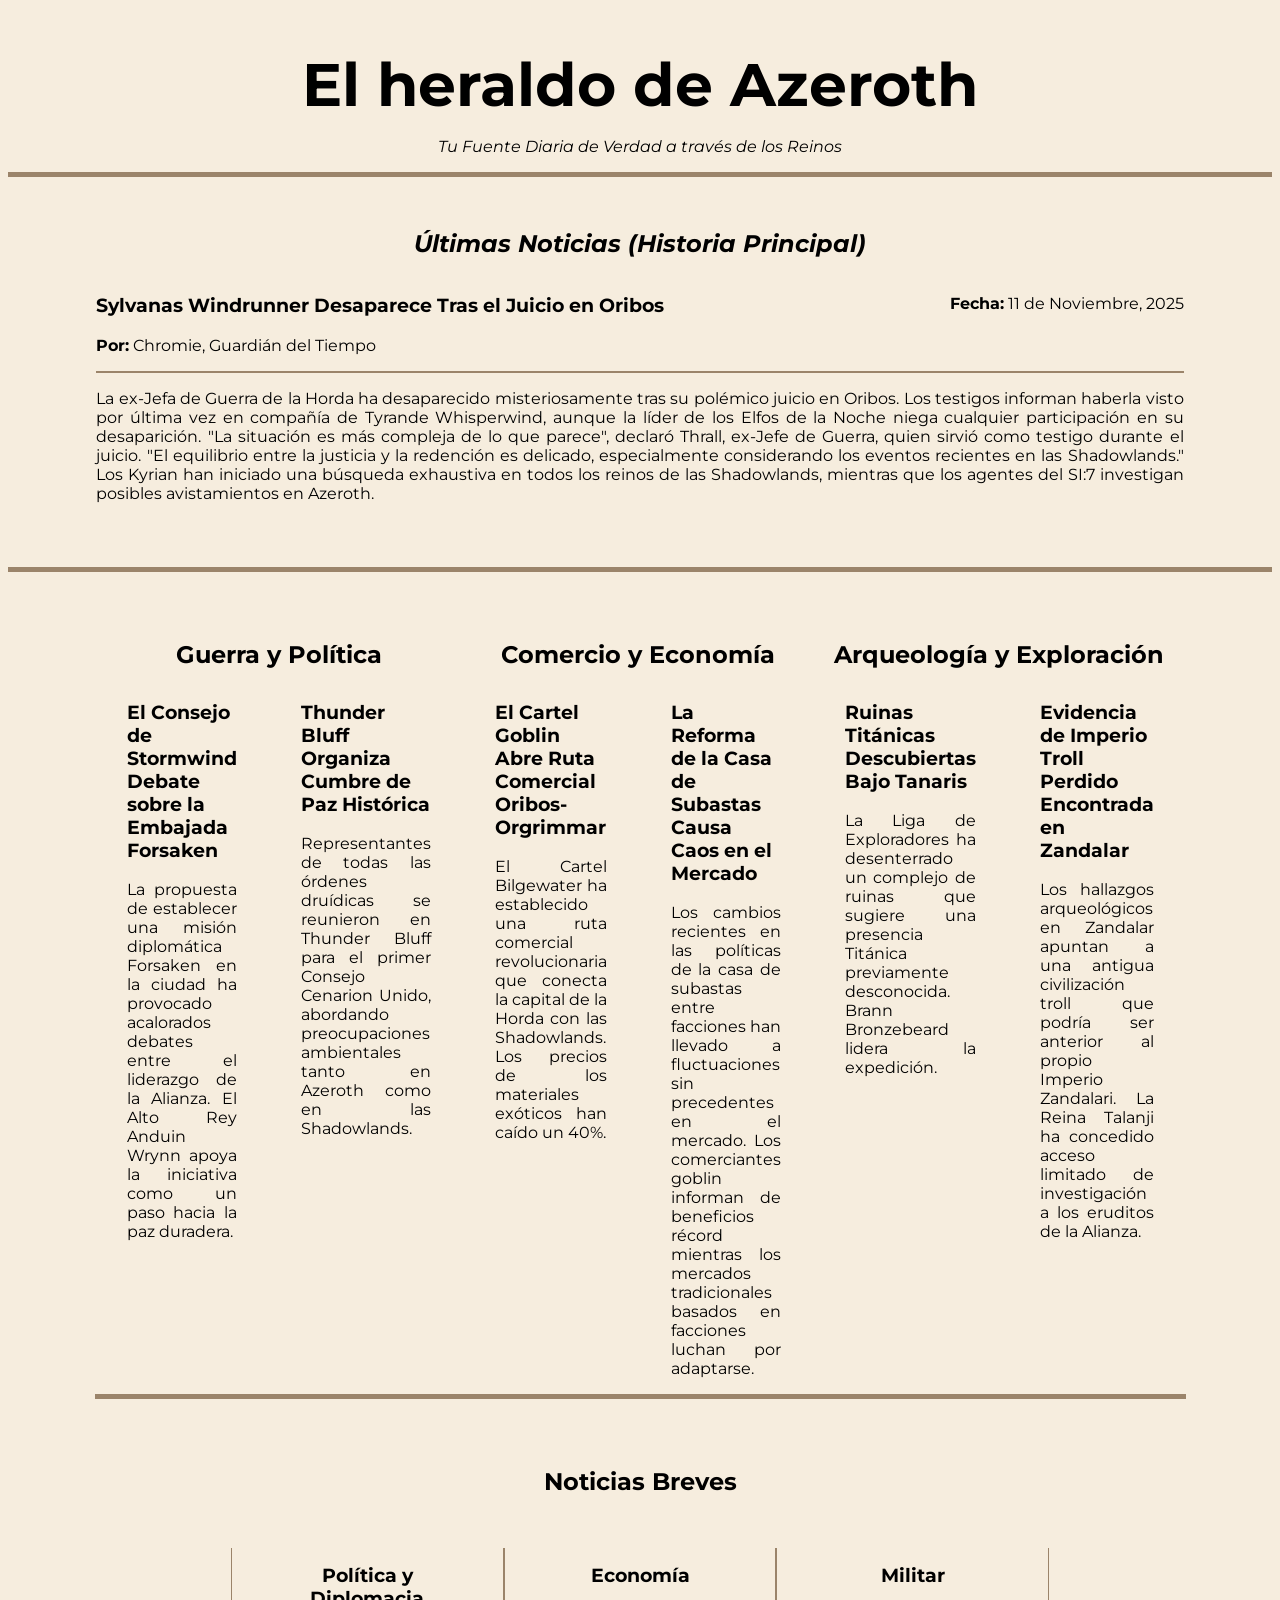
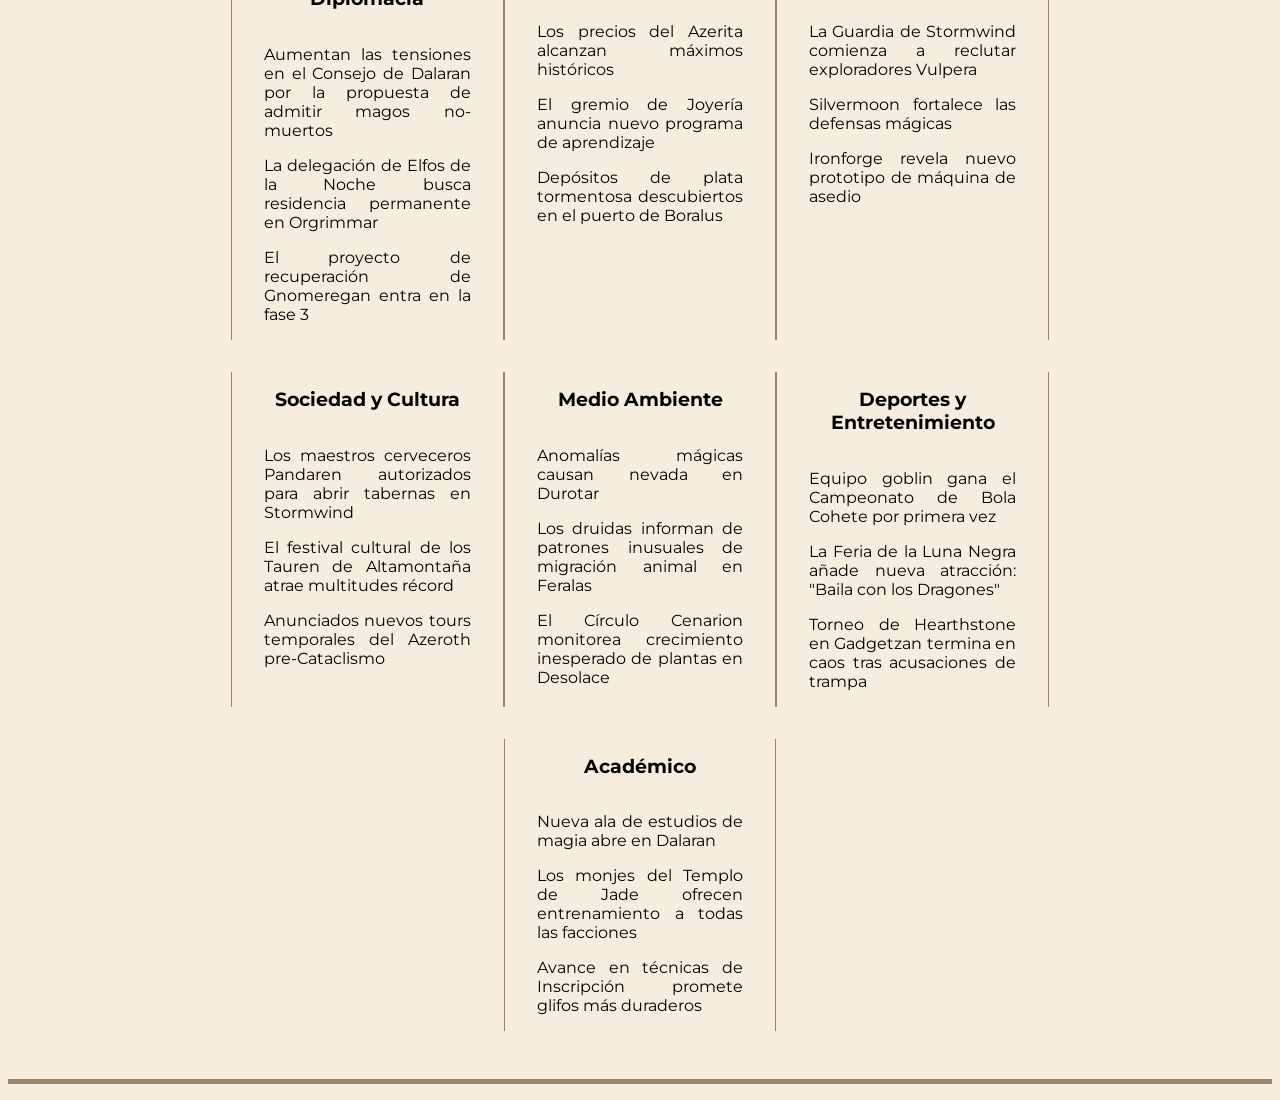
<file: 01-newspaper-layout/index.html>
<!DOCTYPE html>
<html lang="es">
<head>
    <meta charset="UTF-8">
    <meta name="viewport" content="width=device-width, initial-scale=1.0">
    <title>Heraldo</title>
    <link rel="stylesheet" href="index.css">
</head>

<body>

    <header>
        <h1>El heraldo de Azeroth</h1>
        <p><i>Tu Fuente Diaria de Verdad a través de los Reinos</i></p>
    </header>

    <section>
        <h2><i>Últimas Noticias (Historia Principal)</i></h2>

        <div class="div-justify-around">
            <div class="div-columna">
            <h3> Sylvanas Windrunner Desaparece Tras el Juicio en Oribos</h3>
            <p><strong>Por:</strong> Chromie, Guardián del Tiempo</p>
            </div>
            <p><strong>Fecha:</strong><datetime> 11 de Noviembre, 2025</datetime> </p>
        </div>
        
        <p>
            La ex-Jefa de Guerra de la Horda ha desaparecido misteriosamente tras su polémico juicio en Oribos. Los testigos informan haberla visto por última vez en compañía de Tyrande Whisperwind, aunque la líder de los Elfos de la Noche niega cualquier participación en su desaparición. "La situación es más compleja de lo que parece", declaró Thrall, ex-Jefe de Guerra, quien sirvió como testigo durante el juicio. "El equilibrio entre la justicia y la redención es delicado, especialmente considerando los eventos recientes en las Shadowlands." Los Kyrian han iniciado una búsqueda exhaustiva en todos los reinos de las Shadowlands, mientras que los agentes del SI:7 investigan posibles avistamientos en Azeroth.
        </p>
    </section>
    <div class="section-row">
        <section>
            <h2>Guerra y Política</h2>
            <div>
                <article>
                    <h3>El Consejo de Stormwind Debate sobre la Embajada Forsaken</h3>
                    <p>
                        La propuesta de establecer una misión diplomática Forsaken en la ciudad ha provocado acalorados debates entre el liderazgo de la Alianza. El Alto Rey Anduin Wrynn apoya la iniciativa como un paso hacia la paz duradera.
                    </p>
                </article>
                <article>
                    <h3>Thunder Bluff Organiza Cumbre de Paz Histórica</h3>
                    <p>
                        Representantes de todas las órdenes druídicas se reunieron en Thunder Bluff para el primer Consejo Cenarion Unido, abordando preocupaciones ambientales tanto en Azeroth como en las Shadowlands.
                    </p>
                </article>
            </div>
        </section>

        <section>
            <h2>Comercio y Economía</h2>
            <div>
                <article>
                    <h3>El Cartel Goblin Abre Ruta Comercial Oribos-Orgrimmar</h3>
                    <p>
                        El Cartel Bilgewater ha establecido una ruta comercial revolucionaria que conecta la capital de la Horda con las Shadowlands. Los precios de los materiales exóticos han caído un 40%.
                    </p>
                </article>
                <article>
                    <h3>La Reforma de la Casa de Subastas Causa Caos en el Mercado</h3>
                    <p>
                        Los cambios recientes en las políticas de la casa de subastas entre facciones han llevado a fluctuaciones sin precedentes en el mercado. Los comerciantes goblin informan de beneficios récord mientras los mercados tradicionales basados en facciones luchan por adaptarse.
                    </p>
                </article>
            </div>
        </section>
        
        <section>
            <h2>Arqueología y Exploración</h2>
            <div>
                <article>
                    <h3>Ruinas Titánicas Descubiertas Bajo Tanaris</h3>
                    <p>
                        La Liga de Exploradores ha desenterrado un complejo de ruinas que sugiere una presencia Titánica previamente desconocida. Brann Bronzebeard lidera la expedición.
                    </p>
                </article>
                <article>
                    <h3>Evidencia de Imperio Troll Perdido Encontrada en Zandalar</h3>
                    <p>
                        Los hallazgos arqueológicos en Zandalar apuntan a una antigua civilización troll que podría ser anterior al propio Imperio Zandalari. La Reina Talanji ha concedido acceso limitado de investigación a los eruditos de la Alianza.
                    </p>
                </article>
            </div>
        </section>
    </div>

    <section>
        <h2>Noticias Breves</h2>
        <div class="articles-row-margins">
            <article>
                <h3>Política y Diplomacia</h3>
                <ul>
                    <li>Aumentan las tensiones en el Consejo de Dalaran por la propuesta de admitir magos no-muertos</li>
                    <li>La delegación de Elfos de la Noche busca residencia permanente en Orgrimmar</li>
                    <li>El proyecto de recuperación de Gnomeregan entra en la fase 3</li>
                </ul>
            </article>
            
            <article>
                <h3>Economía</h3>
                <ul>
                    <li>Los precios del Azerita alcanzan máximos históricos</li>
                    <li>El gremio de Joyería anuncia nuevo programa de aprendizaje</li>
                    <li>Depósitos de plata tormentosa descubiertos en el puerto de Boralus</li>
                </ul>
            </article>
            
            <article>
                <h3>Militar</h3>
                <ul>
                    <li>La Guardia de Stormwind comienza a reclutar exploradores Vulpera</li>
                    <li>Silvermoon fortalece las defensas mágicas</li>
                    <li>Ironforge revela nuevo prototipo de máquina de asedio</li>
                </ul>
            </article>
            
            <article>
                <h3>Sociedad y Cultura</h3>
                <ul>
                    <li>Los maestros cerveceros Pandaren autorizados para abrir tabernas en Stormwind</li>
                    <li>El festival cultural de los Tauren de Altamontaña atrae multitudes récord</li>
                    <li>Anunciados nuevos tours temporales del Azeroth pre-Cataclismo</li>
                </ul>
            </article>

            <article>
                <h3>Medio Ambiente</h3>
                <ul>
                    <li>Anomalías mágicas causan nevada en Durotar</li>
                    <li>Los druidas informan de patrones inusuales de migración animal en Feralas</li>
                    <li>El Círculo Cenarion monitorea crecimiento inesperado de plantas en Desolace</li>
                </ul>
            </article>
            
            <article>
                <h3>Deportes y Entretenimiento</h3>
                <ul>
                    <li>Equipo goblin gana el Campeonato de Bola Cohete por primera vez</li>
                    <li>La Feria de la Luna Negra añade nueva atracción: "Baila con los Dragones"</li>
                    <li>Torneo de Hearthstone en Gadgetzan termina en caos tras acusaciones de trampa</li>
                </ul>
            </article>
            
            <article>
                <h3>Académico</h3>
                <ul>
                    <li>Nueva ala de estudios de magia abre en Dalaran</li>
                    <li>Los monjes del Templo de Jade ofrecen entrenamiento a todas las facciones</li>
                    <li>Avance en técnicas de Inscripción promete glifos más duraderos</li>
                </ul>
            </article>
        </div>
    </section>
</body>
</html>
</file>
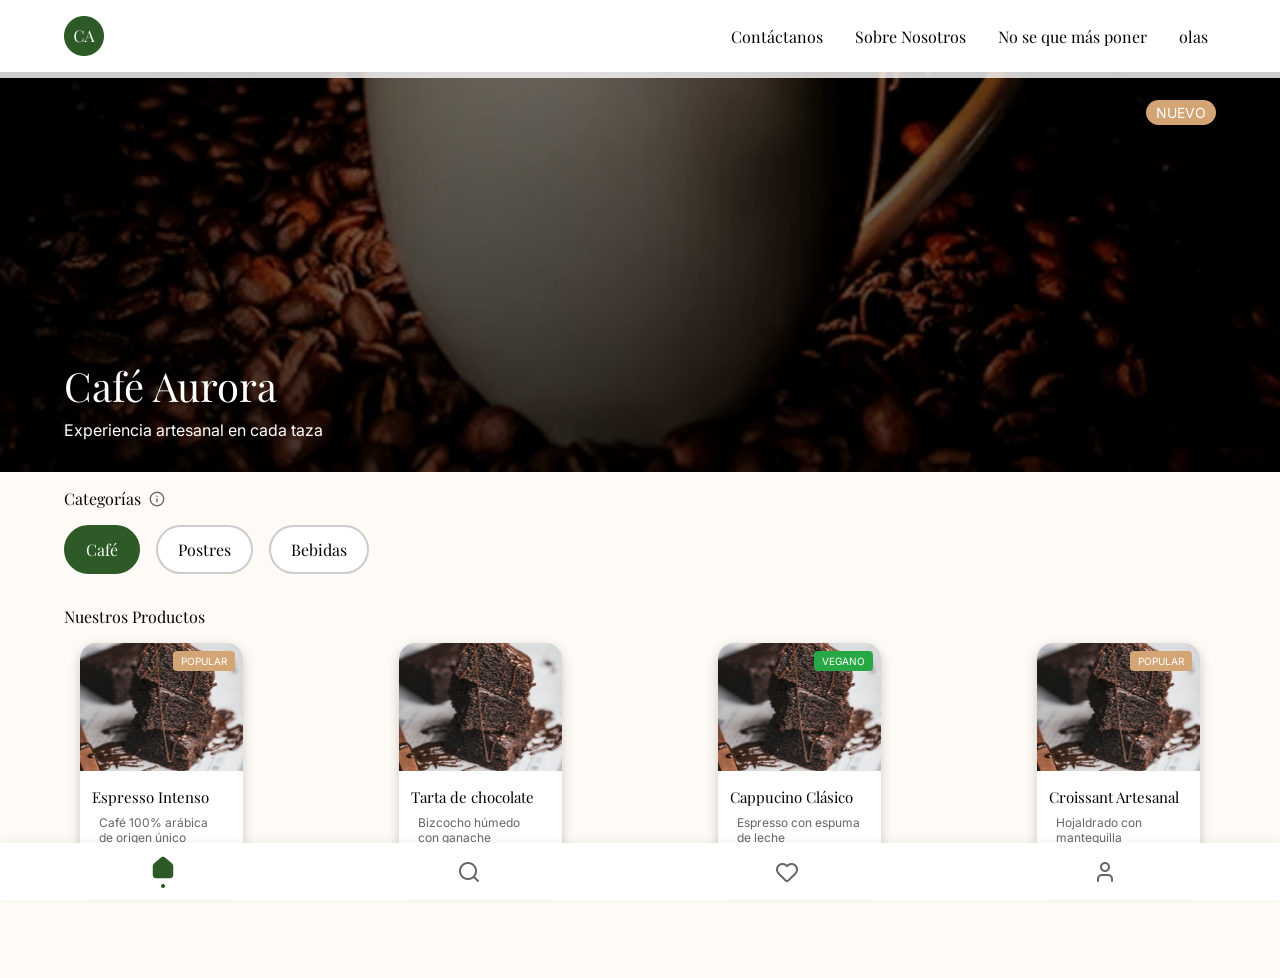
<file: 03-cafe-Aurora/index.html>
<!DOCTYPE html>
<html lang="es">
<head>
    <meta charset="UTF-8">
    <meta name="viewport" content="width=device-width, initial-scale=1.0">

    <link rel="stylesheet" href="css/styles.css">
    <link rel="stylesheet" href="css/menu.css">
    <link rel="stylesheet" href="css/bottom_menu.css">
    <link rel="stylesheet" href="css/index.css">
    <title>Cafe Aurora</title>
</head>
<body>

    <div class="topbar">
        <img src="images/Container.png" class="topbar__icon" alt="logo">
        <label for="f-toggle" class="topbar__toggle">&#9776;</label>
        <input type="checkbox" id="f-toggle" class="toggle">
        <nav class="menu">
            <label for="f-toggle" class="menu-topbar-close"></label>
            <ul>
                <li>Contáctanos</li>
                <li>Sobre Nosotros</li>
                <li>No se que más poner</li>
                <li>olas</li>
            </ul>
        </nav>
    </div>

    <header class="categority-tag" category="NUEVO">
        <img src="images/Cafe_Aurora_Interior.jpg" class="header__img">
        <img src="images/degradado.png" class="header__img">ç
        <h1>Café Aurora</h1>
        <p>Experiencia artesanal en cada taza</p>
    </header>

    <main>
        <section>

            <div class="txtcategories_img_container">
                <h2>Categorías</h2>
                <img src="images/icon_info.png">
            </div>

            <div class="coffe__categories">
                <a>Café</a>
                <a>Postres</a>
                <a>Bebidas</a>
            </div>

        </section>

        <section class="all_products_container">

            <h3>Nuestros Productos</h3>

            <article class="product__container" category="POPULAR">
                <img src="images/carta_img.png">
                <div class="product__information">
                    <h4>Espresso Intenso</h4>
                    <p>Café 100% arábica de origen único</p>
                    <h5>€4.00</h5>
                </div>
            </article>

            <article class="product__container" category="">
                <img src="images/carta_img.png">
                <div class="product__information">
                    <h4>Tarta de chocolate</h4>
                    <p>Bizcocho húmedo con ganache</p>
                    <h5>€7.20</h5>
                </div>
            </article>

            <article class="product__container" category="VEGANO">
                <img src="images/carta_img.png">
                <div class="product__information">
                    <h4>Cappucino Clásico</h4>
                    <p>Espresso con espuma de leche</p>
                    <h5>€4.20</h5>
                </div>
            </article>

            <article class="product__container" category="POPULAR">
                <img src="images/carta_img.png">
                <div class="product__information">
                    <h4>Croissant Artesanal</h4>
                    <p>Hojaldrado con mantequilla</p>
                    <h5>€3.00</h5>
                </div>
            </article>

        </section>
    </main> 
    
    <nav class="bottom-bar">

        <img src="images/home_icon.png" class="selected-page" alt="home">
        <img src="images/search_icon.png" class="not-selected-page" alt="search">
        <img src="images/like_icon_2.png" class="not-selected-page" alt="like">
        <img src="images/profile_icon.png" class="not-selected-page" alt="profile">

    </nav>

</body>
</html>
</file>
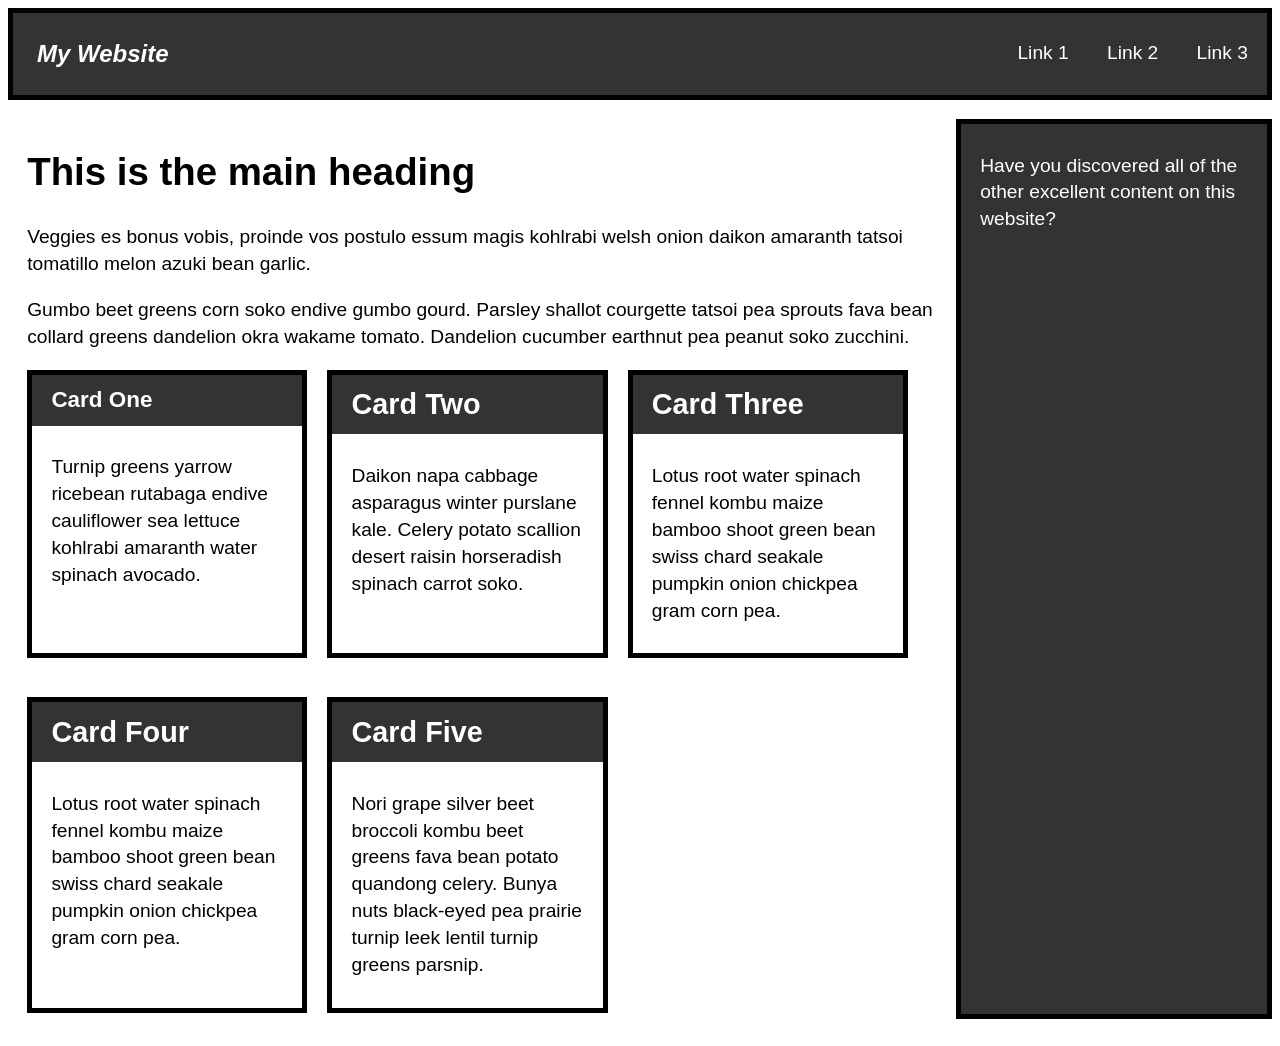
<file: 04-responsive-semantic-layout/index.html>
<!DOCTYPE html>
<html lang="en">
    <head>
        <meta charset="utf-8"/>
        <meta name="viewport" content="width=device-width" />
        <title>Responsive Web Design Task: Task</title>
        <link rel="stylesheet" href="index.css" />
    </head>
    <body>
        <div class="topbar">
            <div class="topbar__title">My Website</div>
            <nav>
                <ul class="topbar__menu">
                <li>
                    <a href="" class="menu__item">Link 1</a>
                </li>
                <li>
                    <a href="" class="menu__item">Link 2</a>
                </li>
                <li>
                    <a href="" class="menu__item">Link 3</a>
                </li>
                </ul>
            </nav>
        </div>
    <div class="content__sidebar">

        <div class="master-container">
            <header>
                <h1 class="header__title">This is the main heading</h1>
                <p class="header__subtitle">
                Veggies es bonus vobis, proinde vos postulo essum magis kohlrabi welsh
                onion daikon amaranth tatsoi tomatillo melon azuki bean garlic.
                </p>

                <p class="header__subtitle">
                Gumbo beet greens corn soko endive gumbo gourd. Parsley shallot
                courgette tatsoi pea sprouts fava bean collard greens dandelion okra
                wakame tomato. Dandelion cucumber earthnut pea peanut soko zucchini.
                </p>
            </header>

            <section class="allcards__container">
                <article class="card__container">
                <!-- Son h3 porque el titulo de la sección es la que seria h2 -->
                <h3 class="card__title">Card One</h3>
                <div class="card__inner">
                    <p>
                    Turnip greens yarrow ricebean rutabaga endive cauliflower sea
                    lettuce kohlrabi amaranth water spinach avocado.
                    </p>
                </div>
                </article>

                <article class="card__container">
                <h2 class="card__title">Card Two</h2>
                <div class="card__inner">
                    <p>
                    Daikon napa cabbage asparagus winter purslane kale. Celery
                    potato scallion desert raisin horseradish spinach carrot soko.
                    </p>
                </div>
                </article>

                <article class="card__container">
                <h2 class="card__title">Card Three</h2>
                <div class="card__inner">
                    <p>
                    Lotus root water spinach fennel kombu maize bamboo shoot green
                    bean swiss chard seakale pumpkin onion chickpea gram corn pea.
                    </p>
                </div>
                </article>

                <article class="card__container">
                <h2 class="card__title">Card Four</h2>
                <div class="card__inner">
                    <p>
                    Lotus root water spinach fennel kombu maize bamboo shoot green
                    bean swiss chard seakale pumpkin onion chickpea gram corn pea.
                    </p>
                </div>
                </article>

                <article class="card__container">
                <h2 class="card__title">Card Five</h2>
                <div class="card__inner">
                    <p>
                    Nori grape silver beet broccoli kombu beet greens fava bean
                    potato quandong celery. Bunya nuts black-eyed pea prairie turnip
                    leek lentil turnip greens parsnip.
                    </p>
                </div>
                </article>
            </section>
        </div>
        
        <aside class="sidebar">
            <p>
                Have you discovered all of the other excellent content on this
                website?
            </p>
        </aside>
        </div>
    </body>
</html>
</file>
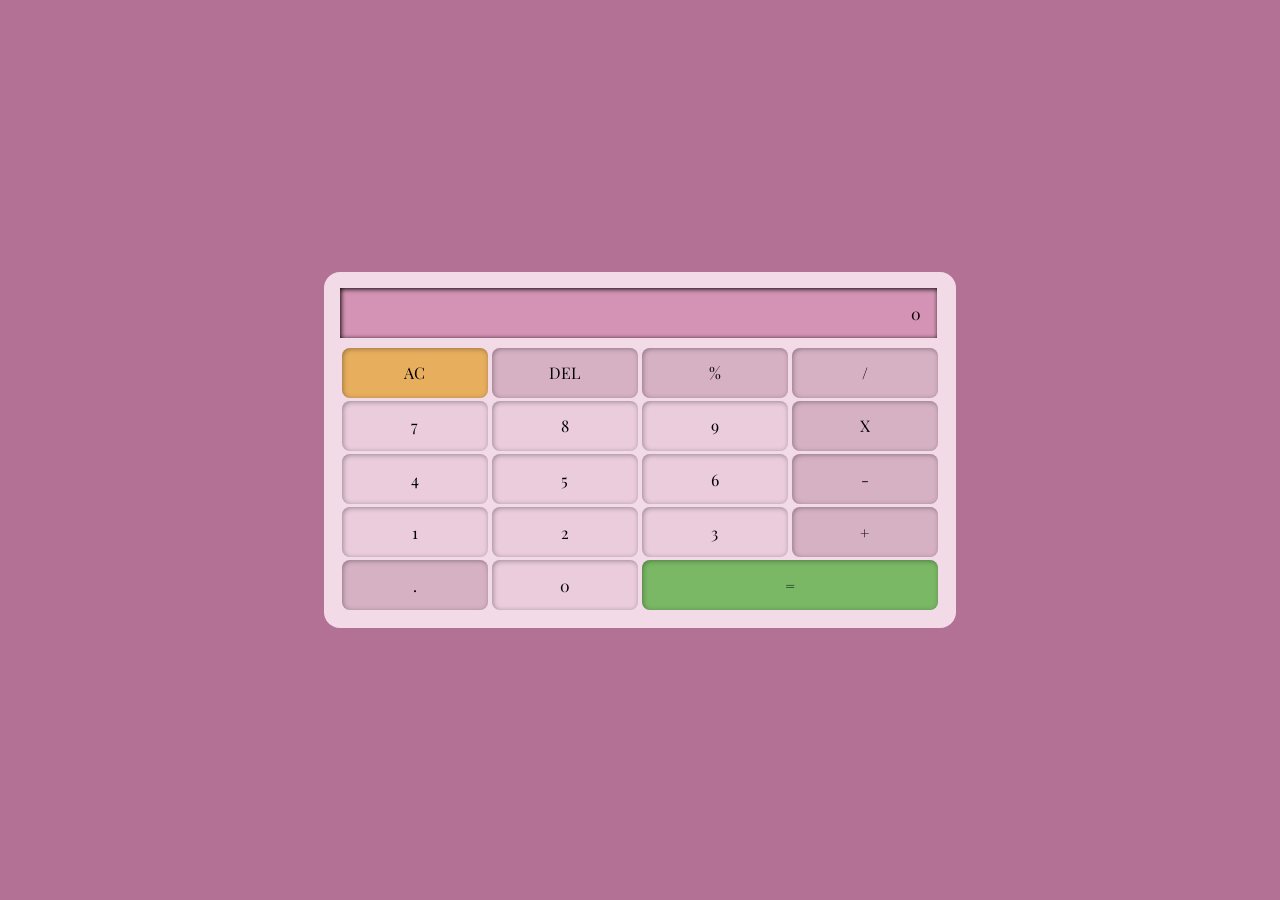
<file: 05-responsive-calculator/index.html>
<!DOCTYPE html>
<html lang="es">
<head>
    <meta charset="UTF-8">
    <meta name="viewport" content="width=device-width, initial-scale=1.0">
    <title>Calculator</title>
    <link rel="stylesheet" href="index.css"/>
</head>
<body>

    <div class="calculadora">

        <div class="row">

            <!-- Display -->
            <div class="col-12 calculadora__display">0</div>

            <!-- Fila 1 -->
            <div class="col-3 calculadora__btn calculadora__btn--delete">AC</div>
            <div class="col-3 calculadora__btn calculadora__btn--operation">DEL</div>
            <div class="col-3 calculadora__btn calculadora__btn--operation">%</div>
            <div class="col-3 calculadora__btn calculadora__btn--operation">/</div>

            <!-- Fila 2 -->
            <div class="col-3 calculadora__btn">7</div>
            <div class="col-3 calculadora__btn">8</div>
            <div class="col-3 calculadora__btn">9</div>
            <div class="col-3 calculadora__btn calculadora__btn--operation">X</div>

            <!-- Fila 3 -->
            <div class="col-3 calculadora__btn">4</div>
            <div class="col-3 calculadora__btn">5</div>
            <div class="col-3 calculadora__btn">6</div>
            <div class="col-3 calculadora__btn calculadora__btn--operation">-</div>

            <!-- Fila 4 -->
            <div class="col-3 calculadora__btn">1</div>
            <div class="col-3 calculadora__btn">2</div>
            <div class="col-3 calculadora__btn">3</div>
            <div class="col-3 calculadora__btn calculadora__btn--operation">+</div>

            <!-- Ultima fila -->
            <div class="col-3 calculadora__btn calculadora__btn--operation">.</div>
            <div class="col-3 calculadora__btn">0</div>
            <div class="col-6 calculadora__btn calculadora__btn--equal">=</div>
        </div>
    </div>
</body>
</html>
</file>
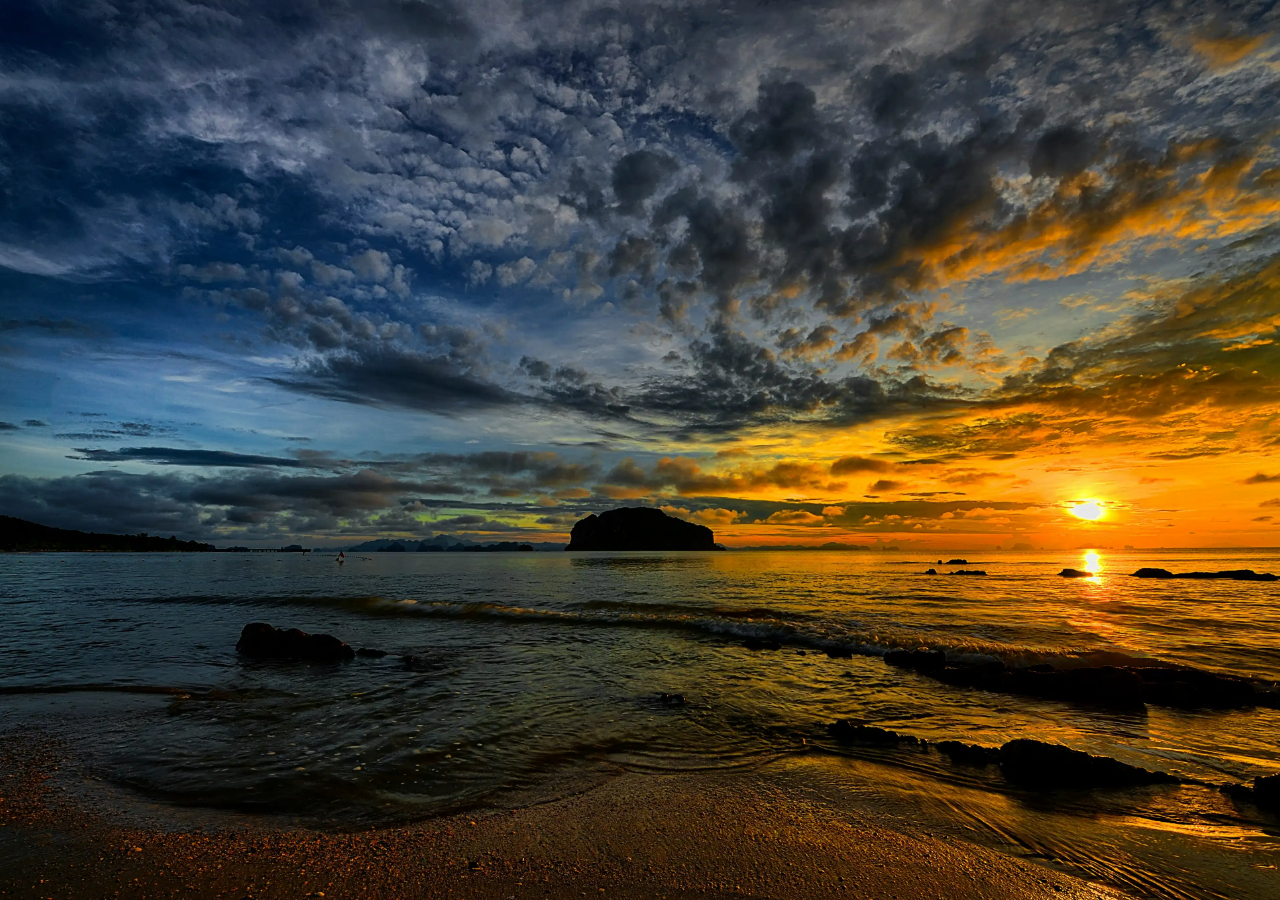
<file: 07-responsive-background-images/index.html>
<!DOCTYPE html>
<html lang="es">
<head>
    <meta charset="UTF-8">
    <meta name="viewport" content="width=device-width, initial-scale=1.0">
    <title>Images</title>
    <link rel="stylesheet" href="index.css"/>
</head>
<body>
    <div class="bg-image"></div>
</body>
</html>
</file>
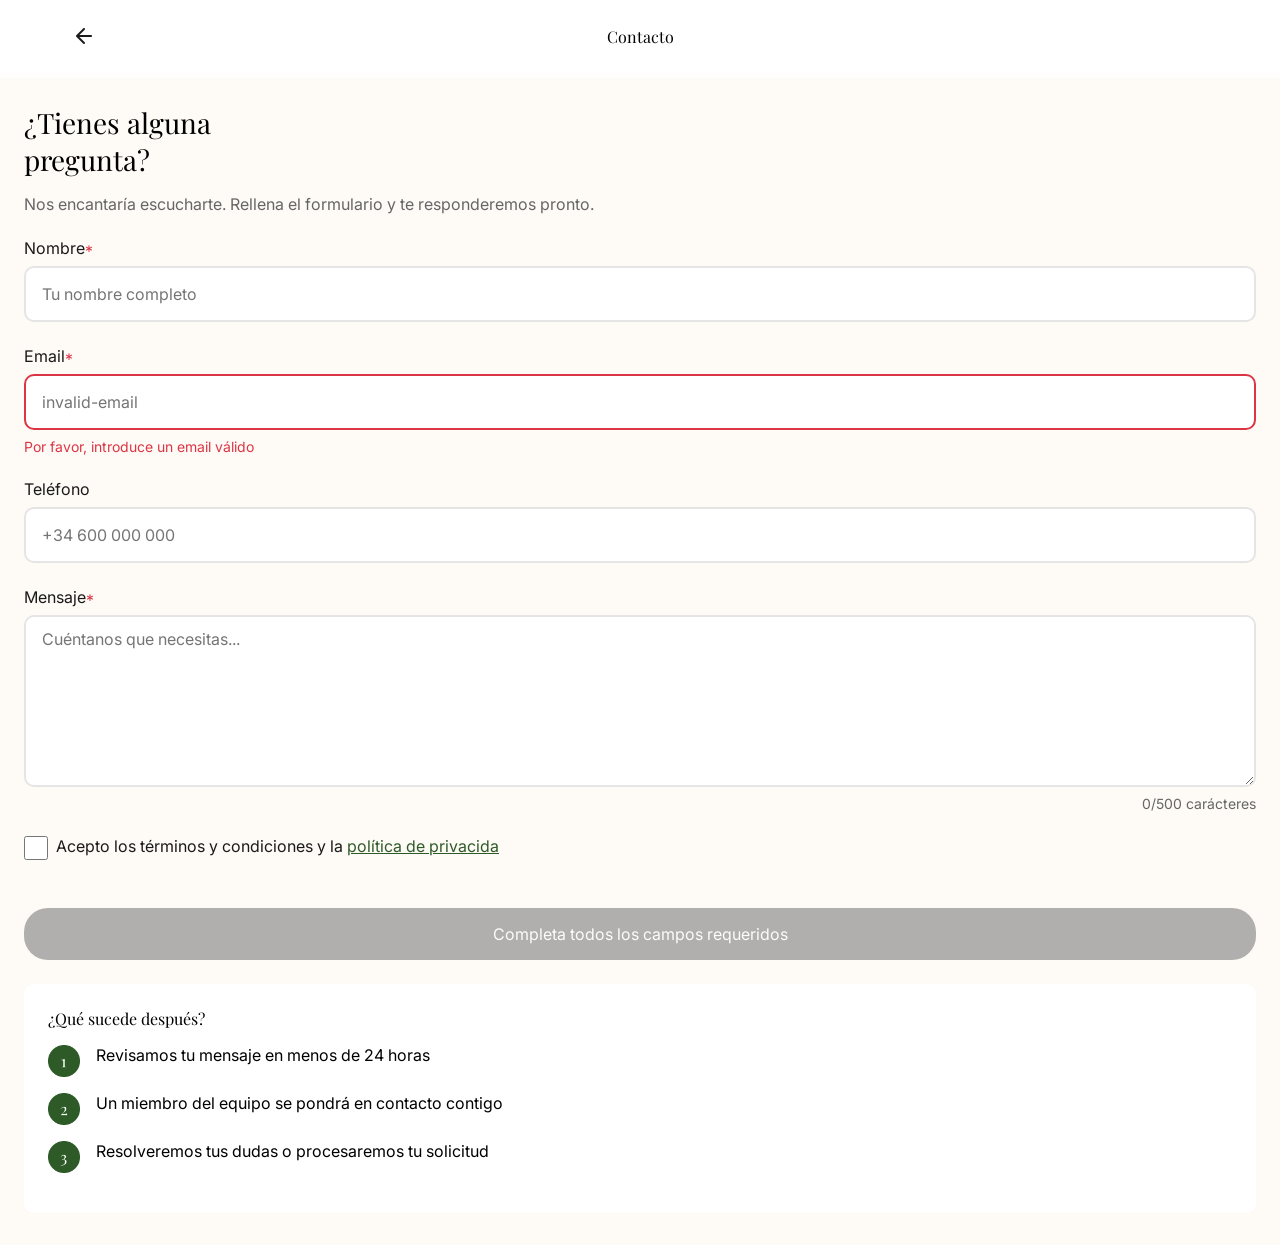
<file: 03-cafe-Aurora/contact.html>
<!DOCTYPE html>
<html lang="es">
<head>
    <meta charset="UTF-8">
    <meta name="viewport" content="width=device-width, initial-scale=1.0">
    <title>Contact- Cafe Aurora</title>
    <link rel="stylesheet" href="css/styles.css">
    <link rel="stylesheet" href="css/menu.css">
    <link rel="stylesheet" href="css/contact.css">

</head>
<body>
    <nav class="topbar">
        <img src="images/back_icon.png" alt="go-to-back" class="topbar__icon">
        <p>Contacto</p>
        <div class="topbar__icon"></div>
    </nav>

    <main class="contact-info__container">
        <h1>¿Tienes alguna <br>pregunta?</h1>
        <p>Nos encantaría escucharte. Rellena el formulario y te responderemos pronto.</p>

        <form>

            <label for="name" category="obligatory">Nombre</label>
            <input type="text" id="name" name="name" placeholder="Tu nombre completo" class="input-style" required>
            <span class="error-form hidden">Por favor, introduce un email válido</span>

            <label for="email" category="obligatory">Email</label>
            <input type="email" id="email" name="email" placeholder="invalid-email" class="error-input input-style" required>
            <span class="error-form">Por favor, introduce un email válido</span>

            <label for="phone">Teléfono</label>
            <input type="tel" id="phone" name="phone" class="input-style" placeholder="+34 600 000 000">

            <label for="message" category="obligatory">Mensaje</label>
            <textarea id="message" name="message" maxlength="500" placeholder="Cuéntanos que necesitas..." class="input-style" required></textarea>
            <div class="container__min-words"><p>0/500 carácteres</p></div>
            
            <div class="checkbox__container">
                <input type="checkbox" id="accept" name="accept"  class="input-style" required>
                <label for="accept">Acepto los términos y condiciones y la <u>política de privacida </u></label>
            </div>

            <input type="submit" value="Completa todos los campos requeridos">

        </form>
        <!-- ESTO DEBERIA DE SER UN LI -->
        <section class="after-info__container">
            <h2>¿Qué sucede después?</h2>
            <div class="steps__container">
                <img src="images/icon_1.png" alt="1">
                <p>Revisamos tu mensaje en menos de 24 horas</p>
            </div>

            <div class="steps__container">
                <img src="images/icon_2.png" alt="2">
                <p>Un miembro del equipo se pondrá en contacto contigo</p>
            </div>

            <div class="steps__container">
                <img src="images/icon_3.png" alt="3">
                <p>Resolveremos tus dudas o procesaremos tu solicitud</p>
            </div>
        </section>

    </main>
    
</body>
</html>
</file>
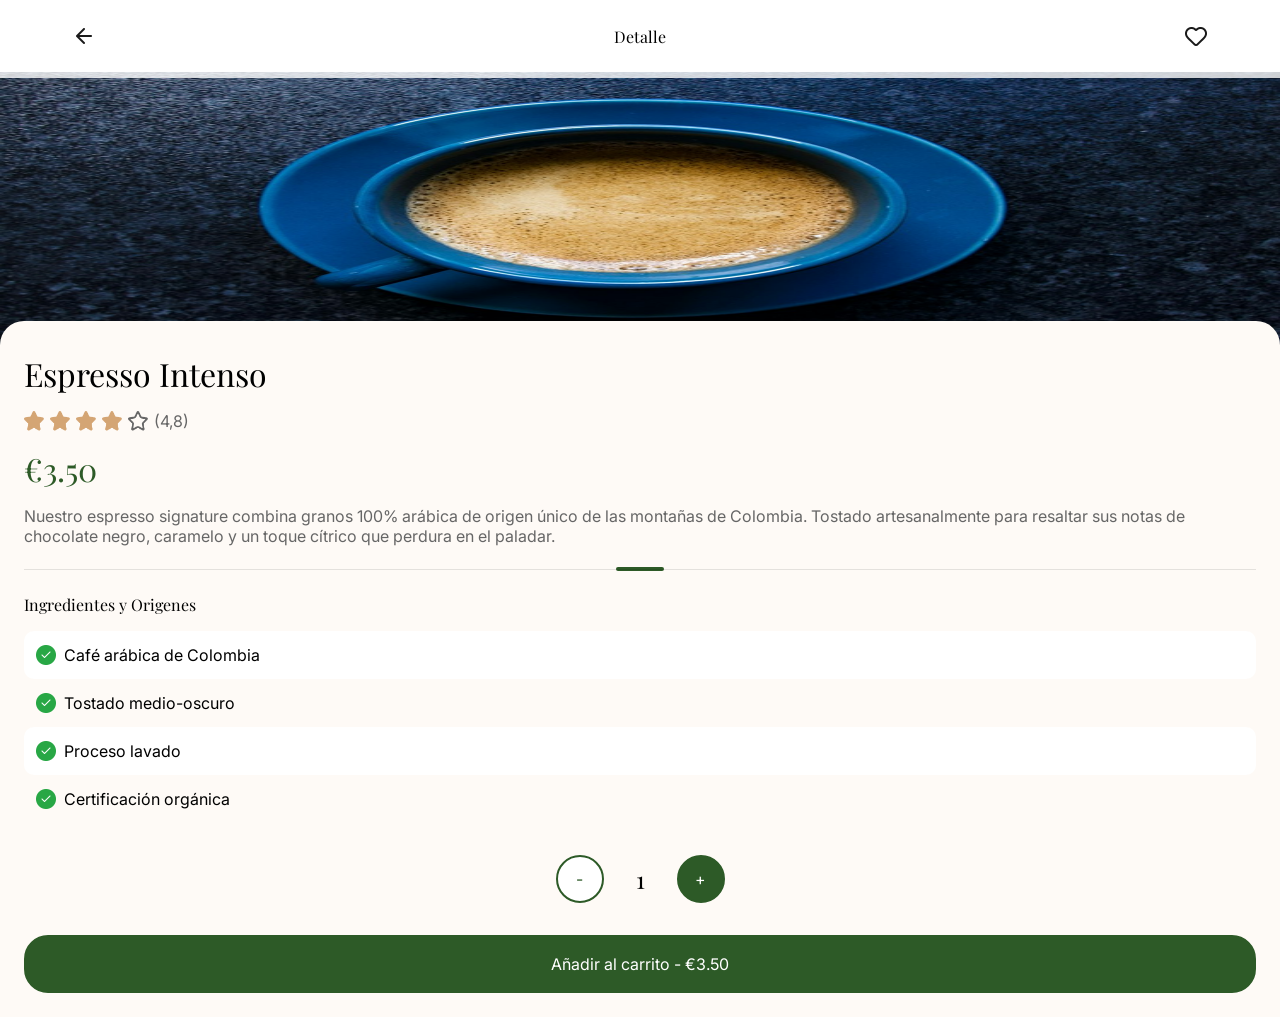
<file: 03-cafe-Aurora/product.html>
<!DOCTYPE html>
<html lang="es">
<head>
    <meta charset="UTF-8">
    <meta name="viewport" content="width=device-width, initial-scale=1.0">
    <link rel="stylesheet" href="css/styles.css">
    <link rel="stylesheet" href="css/menu.css">
    <link rel="stylesheet" href="css/product.css">
    <title>Product - Cafe Aurora</title>
</head>
<body>
    <nav class="topbar">
        <img src="images/back_icon.png" alt="go-to-back" class="topbar__icon">
        <p>Detalle</p>
        <img src="images/like_icon.png" alt="like-product" class="topbar__icon">
    </nav>

    <main>
        <div class="product-img__container">
            <img src="images/espresso_intenso_img.png" alt="product-img" class="product-img">
        </div>

        <section class="product-information">
            <header class="product-resume">
                <h1> Espresso Intenso</h1>
                <div class="product-score__container">
                    <img src="images/estrella_rellena_icon.png" alt="estrella">
                    <img src="images/estrella_rellena_icon.png" alt="estrella">
                    <img src="images/estrella_rellena_icon.png" alt="estrella">
                    <img src="images/estrella_rellena_icon.png" alt="estrella">
                    <img src="images/estrella_rellenant_icon.png" alt="estrella">
                    <p>(4,8)</p>
                </div>
                <h2>€3.50</h2>
                <p>
                    Nuestro espresso signature combina granos 100% arábica de origen único de las montañas de Colombia. 
                    Tostado artesanalmente para resaltar sus notas de chocolate negro, caramelo y un toque cítrico que perdura en el paladar.
                </p>
            </header>

            <!-- ESTO DEBERÍA SER OTRO LI -->
            
            <article class="ingredients-information__container">
                <h3>Ingredientes y Origenes</h3>
                <div class="ingredients__container" category="bg-white">
                    <img src="images/correct_icon.png" alt="cotains_icon">
                    <p>Café arábica de Colombia</p>
                </div>
                <div class="ingredients__container">
                    <img src="images/correct_icon.png" alt="cotains_icon">
                    <p>Tostado medio-oscuro</p>
                </div>
                <div class="ingredients__container" category="bg-white">
                    <img src="images/correct_icon.png" alt="cotains_icon">
                    <p>Proceso lavado</p>
                </div>
                <div class="ingredients__container">
                    <img src="images/correct_icon.png" alt="cotains_icon">
                    <p>Certificación orgánica</p>
                </div>

                
                <div class="add-more-products__container">
                    <button category="negative-action">-</button>
                    <p>1</p>
                    <button category="positive-action">+</button>
                </div>

                <button class="btn-add-card" category="positive-action">Añadir al carrito - €3.50</button>
            </article>

        </section>
    </main>
    
</body>
</html>
</file>
<file: 01-newspaper-layout/index.css>
@import url('https://fonts.googleapis.com/css2?family=Cinzel:wght@400..900&family=Montserrat:ital,wght@0,100..900;1,100..900&display=swap');

html{
    background-color: rgb(246, 237, 222);
    font-family:'Montserrat', Times, serif;
}

header{
    display:flex;
    justify-content: center;
    align-items: center;
    flex-direction: column;
    border-bottom: solid rgb(155, 132, 106) 5px;
}

h1{
    margin-bottom: 0px;
    font-size: 60px;
}

section{
    margin-top: 2rem;
    padding: 0 7%;
    padding-bottom: 3rem;
    margin-bottom: 1rem;
    display: flex;
    flex-direction: column;
    align-items: center;
    border-bottom: solid rgb(155, 132, 106) 5px;
}

.div-justify-around{
    margin-top: 1rem;
    border-bottom: solid rgb(155, 132, 106) 2px;
    width: 100%;
    display: flex;
    align-items: start;
    justify-content: space-between;
}
.div-justify-around p,h3{
    margin-top: 0;
}
.div-columna{
    display: flex;
    flex-direction: column;
}

section div{
    display:flex;
    flex-direction: row;
}

.section-row{
    display: flex;
    flex-direction: row;
    justify-content: center;
    padding: 0 7%;
}
.section-row section{
    padding:0 0rem;
}
.section-row article{
    width: 50%; 
    padding: 0 2rem;
    
}
.section-row h2{
    margin-bottom:2rem;
}

p{
    text-align: justify;
}

.articles-row-margins{
    display: flex;
    flex-direction: row;
    flex-wrap: wrap;
    justify-content: center;
}

.articles-row-margins article{
    width:19%;
    padding:1rem 2rem;
    margin-top: 2rem;
    display: flex;
    flex-direction: column;
    align-items: center;
    border-left: solid rgb(155, 132, 106) 1px;
    border-right: solid rgb(155, 132, 106) 1px;
}

.articles-row-margins h3{
    text-align: center;
}

ul{
    list-style: none;
    padding: 0;
    margin: 0;
}

li{
    margin-top: 1rem;
    text-align: justify;
}
</file>
<file: 03-cafe-Aurora/css/styles.css>
@import url('https://fonts.googleapis.com/css2?family=Cinzel:wght@400..900&family=Inter:ital,opsz,wght@0,14..32,100..900;1,14..32,100..900&family=Montserrat:ital,wght@0,100..900;1,100..900&family=Playfair+Display:ital,wght@0,400..900;1,400..900&display=swap');

:root{
    --color-bg-principal: #FEFAF6;
    --color-dark-green: #2D5A27;
    --color-white: #ffffff;
    --color-grey: #666666;
    --color-black: #1a1a1a;
    --color-red: #DC3545;
    --color-brown: #D4A574;
    --color-ligth-green: #28A745;
    --menu-height: 72px;
    --menu-bottom-height: 57px;
}

body {
    background-color: var( --color-bg-principal);
    margin: 0 0;
    padding: 0 0;
    font-family: "Playfair Display", serif;
}

button, p, h1, h2, h3, h4, h5 {
    margin: 0;
    font-weight: 400;
}
button, p, label, input, span, textarea{
    font-size: 16px;
    font-family:"Inter", sans-serif;
}
</file>
<file: 03-cafe-Aurora/css/menu.css>
body {
    padding-top:  var(--menu-height);
}
.topbar {
    box-sizing: border-box;
    width: 100%;
    height: var(--menu-height);
    background-color: white;

    display: flex;
    flex-direction: row;
    justify-content: space-between;
    align-items: center;

    padding: 0 1rem;
    margin: 0 0;
    position: fixed;
    inset: 0 auto auto 0;

    box-shadow: 0px 6px 0px 0px rgba(255, 255, 255, 0.8);

    z-index: 2;
}

@media (min-width:1000px){

    .topbar {
        padding: 0 5%;
    }
}

.topbar p{
    font-size: 16px;
    font-family: "Playfair Display", serif;
}

.topbar__icon {
    height: 40px;
    width: 40px;
}

.topbar__toggle {
    height: 40px;
    width: 40px;
    font-size: 36px;
    display: flex;
    align-items: center;
    justify-content: center;
}
</file>
<file: 03-cafe-Aurora/css/bottom_menu.css>
body{
    padding-bottom: var(--menu-bottom-height);
}


.bottom-bar{
    box-sizing: border-box;
    position: fixed;
    inset: auto auto 0 0;
    height:var(--menu-bottom-height);
    width: 100%;
    background-color: var(--color-white);
    display: flex;
    flex-direction: row;
    justify-content: space-around;
    align-items: center;
    box-shadow: 0 -2px 10px 0 rgba(000, 000, 000, 0.05);
    padding: 0 16px;
}

.bottom-bar img{
    height: 32px;
}
</file>
<file: 03-cafe-Aurora/css/index.css>
.toggle {
    display: none;
}
.toggle + .menu {
    display: none;
}
.toggle:checked + .menu {
    display: block;
}

.menu {
    position: absolute;
    top: var(--menu-height);
    left: 0;
    bottom: 0;
    width: 100%;
    height: 50vh;
    box-shadow: 0px 2px 2px rgba(0, 0, 0, 0.1);
    background-color: var(--color-bg-principal);
    z-index: 3;
    
    box-sizing: border-box;
}
.menu ul {
    padding: 0;
    margin: 0;
    list-style-type: none;
    display: flex;
    flex-direction: column;
    align-items: center;
    justify-content: center;
}


.menu li {
    cursor: pointer;
    padding: 8px;
    margin-top: 2.5rem;
    text-decoration: underline;
    z-index: 2;
}

.menu-topbar-close {
    position: absolute;
    top: 0;
    left: 0;
    bottom: 0;
    width: 100%;
    height: 50vh;
    z-index: 1;
}

@media (min-width: 1000px) {

    .topbar__toggle {
        display: none;
    }
    
    .toggle + .menu {
        display: block;
    }
    
    .menu {
        position: relative;
        inset: 0 0 0 auto;
        width: auto;
        height: auto;
        box-shadow: none;
        background-color: transparent;
    }

    .menu ul {
        flex-direction: row;
        height: 100%;
    }
    .menu li {
        margin: 0;
        padding-left: 1.5rem;
        text-decoration: none;
    }
    .menu li:hover{
        color: var(--color-dark-green);
    }

    .menu-topbar-close {
        display: none;
    }
    
}



header {
    width: 100%;
    padding-top: 0px;
    height: 400px;
    position: relative;
    display: flex;
    flex-direction: column;
    justify-content: end;
}

.header__img {
    position: absolute;
    width: 100%;
    margin: 0 0 0 0;
}

.categority-tag:after {
    content: attr(category);
    position: absolute;
    inset: 1rem 1rem auto auto;
    color:var(--color-white);
    padding: 4px 10px;
    background-color: var(--color-brown);
    border-radius: 999px;
    font-size: 14px;
    font-family: 'INTER';
}

header h1,p{
    color: var(--color-white);
    z-index: 1;
    margin-left: 1.5rem;
}
header h1{
    font-size: 40px;
}
@media (min-width:1000px){

    header h1,p {
        padding: 0 5%;
        margin: 0;
    }
    .categority-tag:after {
        inset: 7% 5% auto auto;
    }
}

header p{
    margin-bottom: 2rem;
    margin-top: 0.5rem;
}

main{
    width: 100%;
    padding: 0 1rem;
    box-sizing: border-box;
}

@media (min-width:1000px){

    main {
        padding: 0 5%;
    }
}

.txtcategories_img_container{
    display: flex;
    flex-direction: row;
    align-items: center;
    padding: 1rem 0;
}

.txtcategories_img_container h2{
    font-size: 16px;
}

.txtcategories_img_container img{
    margin-left: 0.5rem;
    height: 16px;
    width: 16px;
}

.coffe__categories{  
    display: flex;
    flex-direction: row;
    margin-bottom: 2rem;
}

.coffe__categories a{
    text-decoration: none;
    
    background-color: var(--color-white);
    padding: 0.75rem 1.25rem;
    border: 2px solid rgba(0, 0, 0, 0.2);
    border-radius: 999px;
    margin-right: 1rem;
}

.coffe__categories a:first-child{
    background-color: var(--color-dark-green);
    color: var(--color-white);
    border: 2px solid var(--color-dark-green);
    box-shadow: 0px 6px 0px 0px rgba(255, 255, 255, 0.08);
}

.all_products_container{
    width: 100%;
    display: flex;
    flex-direction: row;
    flex-wrap: wrap;
    justify-content: space-between;
    padding-bottom: 2rem;
}

.all_products_container h3{
    margin-bottom: 0;
    font-size: 16px;
    width: 100%;
}

.product__container{
    margin-top: 1rem;
    width: 163px;
    height: auto;
    background-color: var(--color-white);
    box-shadow: 0px 4px 12px 0px rgba(0, 0, 0, 0.2);
    border-radius: 16px;
    position: relative;
}

@media (min-width:500px){

    .product__container {
        margin: 1rem 1rem 0 1rem;
    }
}

.product__container img{
    height: 128px;
    width: 100%;
    border-top-left-radius: 16px;
    border-top-right-radius: 16px;
}
.product__container h4{
    font-size: 15px;
}
.product__container p{
    font-size: 12px;
    margin: 0.5rem 0;
    color: var(--color-grey);
}
.product__container h5{
    font-size: 18px;
    color: var(--color-dark-green);
}
.product__information{
    padding: 0.75rem;
}

.product__container:after {
    content: attr(category);
    position: absolute;
    inset: 0.5rem 0.5rem auto auto;
    color:var(--color-white);
    padding: 4px 8px;
    background-color: var(--color-brown);
    border-radius: 4px;
    font-size: 10px;
    font-family: 'inter';
}

.product__container[category="VEGANO"]:after {
    background-color: var(--color-ligth-green);
}

.product__container[category=""]:after {
    visibility: hidden;
}
</file>
<file: 04-responsive-semantic-layout/index.css>
:root {
 /* em es el tamaño del padre, si no pues 16px */

  /* COLORES */

    --dark-grey-color: #333;
    --clair-grey-color: #999;
    --white-color: #fff;
    --black-color: #000;

  /* TAMAÑOS */

    --space-19px: 19.2px;
    --space-9px: 9.6px;
    --space-24: 24px;
    --space-1-rem: 1rem;

    --padding: var(--space-9px) var(--space-19px);
}

* {
    box-sizing: border-box;
}

html {
    font: var(--space-19px)/1.4 Arial, Helvetica, sans-serif;
}

body {
    padding: 0 0 var(--space-19px);
}

.topbar {
    background-color: var(--dark-grey-color);
    color: var(--white-color);
    border: 5px solid var(--black-color);
}

.topbar__menu {
    list-style: none;
    margin: 0;
    padding: 0;
}

.menu__item {
    color: var(--white-color);
    text-decoration: none;
    display: block;
    padding: var(--padding);
    border-top: 1px solid var(--clair-grey-color);
}

.topbar__title {
    font-size: var(--space-24);
    font-style: italic;
    font-weight: bold;
    padding: var(--space-24);
}

.allcards__container {
    list-style: none;
    margin: 0;
    padding: 0;
}

.card__container {
    border: 5px solid var(--black-color);
    margin-bottom: var(--space-19px);
}

.card__title {
    background-color: var(--dark-grey-color);
    color: var(--white-color);
    margin: 0;
    padding: var(--padding);
}

.card__inner {
    padding: var(--padding);
}

.sidebar {
    background-color: var(--dark-grey-color);
    border: 5px solid var(--black-color);
    padding: var(--padding);
    color: var(--white-color);
}

@media (width > 1024px) {
    .topbar{
        display: flex;
        flex-direction: row;
        justify-content: space-between;
        align-items: center;
    }
    .topbar__menu{
        display: flex;
    }
    .menu__item{
        border: none;
    }

    .master-container{
        padding: var( --space-1-rem);
        width: 75%;
        height: 100vh;
    }

    .allcards__container {
        display: flex;
        flex-direction: row;
        flex-wrap: wrap;
        gap:20px;
    }

    .card__container {
        flex:0 0 calc(33% - 20px);
    }

    .sidebar {
        width: 25%;
        height: 100vh;
        margin-top:var( --space-1-rem);
    }

    .content__sidebar {
        display: flex;
        flex-direction: row;
    }
    
}
</file>
<file: 05-responsive-calculator/index.css>
@import url('https://fonts.googleapis.com/css2?family=Cinzel:wght@400..900&family=Inter:ital,opsz,wght@0,14..32,100..900;1,14..32,100..900&family=Montserrat:ital,wght@0,100..900;1,100..900&family=Playfair+Display:ital,wght@0,400..900;1,400..900&display=swap');


/*  =================================
    BASE: Móvil (todo apilado)
    =================================*/

:root {
    --col:8.33333%;
    --marginCard:  0.2rem; /* 1 rem de cada lado */
    --col-1: calc(var(--col) - var(--marginCard));
    --col-2: calc(var(--col)*2 - var(--marginCard));
    --col-3: calc(25% - var(--marginCard));
    --col-4: calc(var(--col)*4 - var(--marginCard));
    --col-5: calc(var(--col)*5 - var(--marginCard));
    --col-6: calc(50% - var(--marginCard));
    --col-7: calc(var(--col)*7 - var(--marginCard));
    --col-8: calc(var(--col)*8 - var(--marginCard));
    --col-9: calc(var(--col)*9 - var(--marginCard));
    --col-10: calc(var(--col)*10 - var(--marginCard));
    --col-11: calc(var(--col)*11 - var(--marginCard));
    --col-12: calc(100% - var(--marginCard));
}

body {
    margin: 0;
    height: 100vh;
    display: flex;
    align-items: center;
    justify-content: center;
    background-color: rgb(178, 113, 149);
    font-family: "Playfair Display", serif;
}

.row {
    width: 100%;
    display: flex;
    flex-direction: row;
    flex-wrap: wrap;
}

.row > * {
    display: flex;
    flex-direction: column;
    align-items: center;
    justify-content: center;
}

.col-12 { width: var(--col-12); }
.col-6 { width: var(--col-6); }
.col-4 { width: var(--col-4); }
.col-3 { width: var(--col-3); }
.col-2 { width: var(--col-2); }
.col-1 { width: var(--col-1); }

/*  =================================
    TABLET: 768px en adelante
    =================================*/

@media (width >768px) {
    .col-md-12 { width: var(--col-12); }
    .col-md-6 { width: var(--col-6); }
    .col-md-4 { width: var(--col-4); }
    .col-md-3 { width: var(--col-3); }
    .col-md-2 { width: var(--col-2); }
    .col-md-1 { width: var(--col-1); }
}

/*  =================================
    DESKTOP: 1024px en adelante
    =================================*/

@media ( width > 1024px) {
    .col-lg-12 { width: var(--col-12); }
    .col-lg-6 { width: var(--col-6); }
    .col-lg-4 { width: var(--col-4); }
    .col-lg-3 { width: var(--col-3); }
    .col-lg-2 { width: var(--col-2); }
    .col-lg-1 { width: var(--col-1); }
}


/*  =================================
    CLASES CALCULADORA
    =================================*/

.calculadora{
    width: 60%;
    max-width: 600px;
    background-color: rgb(243, 218, 231);
    border-radius: 16px;
    padding: 1rem;
}

.calculadora__display {
    background-color: rgb(212, 147, 181);
    height: 50px;

    display: flex;
    align-items: end;
    justify-content: center;
    
    padding: 0 1rem;
    box-shadow: inset 1px 1px 5px #000000;
    box-sizing: border-box;
    margin-bottom: 0.5rem;
}

.calculadora__btn {
    background-color: rgba(214, 177, 196, 0.329);
    border-radius: 8px;
    height: 50px;
    box-sizing: border-box;
    box-shadow: inset 1px 1px 5px #00000056;
    margin: 0.1rem;
}

.calculadora__btn:hover {
    cursor: pointer;
}

.calculadora__btn--delete {
    background-color: rgb(231, 174, 94);
}

.calculadora__btn--operation {
    background-color: rgb(214, 177, 196);
}

.calculadora__btn--equal {
    background-color: rgb(122, 184, 101);
}
</file>
<file: 07-responsive-background-images/index.css>
body{
    margin: 0;
}

.bg-image {
    width: 100vw;
    height: 100vh;

    background-image: url(background_desktop.webp);
    background-position: center;
    background-size: cover;
}

@media (width < 768px) {
    .bg-image {
        background-image: url(background_movil.jpg);
    }
}
</file>
<file: 03-cafe-Aurora/css/contact.css>
.contact-info__container {
    padding: 2rem 1.5rem;
}

h1 {
    font-size: 28px;
}

.contact-info__container > p:first-of-type {
    color: var(--color-grey);
    margin-top: 1rem;
}

form {
    margin-top: 1.5rem;
    display: flex;
    flex-direction: column;
}

label {
    color: var(--color-black);
    margin-bottom: 0.5rem;
    position: relative;
}

[category="obligatory"]::after {
    content: '*';
    color: var(--color-red);
    position: absolute;
    inset:50% auto 0 auto;
    transform: translateY(-50%);
    
    line-height: 100%;
}

input {
    height: 52px;
    margin-bottom: 1.5rem;
    padding: 0 16px; 
}
.input-style {
    border: 2px solid rgba(000,000,000, 0.1);
    background-color: var(--color-white);
    border-radius: 10px;
}

input:focus {
    border: 2px solid var( --color-dark-green);
}

.error-form {
    margin-top: -1rem;
    font-size: 14px;
    color: var(--color-red);
    margin-bottom: 1.5rem;
}
.error-input {
    border-color: var(--color-red);
}

.hidden {
    display:none;
}

textarea {
    box-sizing: border-box;
    padding: 12px 16px;
    height: 172px;
    width: 100%;
}
.container__min-words {
    margin-top: 0.5rem;
    margin-bottom: 1.5rem;
    display: flex;
    flex-direction: column;
    align-items: end;
}
.container__min-words p {
    margin: 0;
    font-size: 14px;
    color: var(--color-grey);
}
.checkbox__container {
    display: flex;
    flex-direction: row;
    justify-content: start;
    margin-bottom: 3rem;
}

.checkbox__container label {
    margin:0
}

[type="checkbox"] {
    margin: 0;
    margin-right: 0.5rem;
    height: 24px;
    width: 24px;
}
u{
    color: var(--color-dark-green);
}

[type="submit"] {
    border-radius: 24px;
    background-color: var(--color-grey);
    opacity: 50%;
    border: none;
    color: var(--color-white);
    padding: 0;
}

.after-info__container {
    background-color: var(--color-white);
    border-radius: 10px;
    padding: 24px;
}

.after-info__container h2 {
    font-size: 16px;
    margin-bottom: 1rem;
}

.steps__container {
    display: flex;
    flex-direction: row;
    align-items: start;
    margin-bottom: 1rem;
}

.steps__container img {
    width: 32px;
    height: 32px;
    margin-right: 1rem;
}
.steps__container p {
    width: auto;
}
</file>
<file: 03-cafe-Aurora/css/product.css>
main {
    display: flex;
    flex-direction: column;
    align-items: start;
}

.product-img__container {
    width: 100%;
    height: 280px;
    position: relative;
}

.product-img {
    position: absolute;
    width: 100%;
    height: 100%;
    inset: 0 0 0 0;
}

.product-img__container:after {
    content: '';
    position: absolute;
    inset:auto 0 -1px 0;
    background-color: var(--color-bg-principal);
    height: 32px;
    border-top-left-radius: 24px;
    border-top-right-radius: 24px;
    z-index: 5;
}

.product-information {
    margin-top:0;
    padding: 0 1.5rem;
}

.product-resume h1,h2 {
    font-size:32px;
}
.product-score__container {
    display:flex;
    flex-direction: row;
    align-items: center;
    margin: 1rem 0;
}

.product-score__container img {
    height: 20px;
    width: 20px;
    margin-right: 6px;
}

.product-resume p {
    color:var(--color-grey);
}

.product-resume h2 {
    color:var(--color-dark-green);
    margin-bottom: 1rem;
}

header {
    position: relative;
    padding-bottom: 1.5rem;

}

header:after {
    content: '';
    position: absolute;
    inset:auto 0 0 0;
    background-color: rgba(0, 0, 0, 0.1);
    height: 1px;
}

header:before {
    content: '';
    position: absolute;
    inset:auto auto -0.75px 50%;
    transform: translateX(-50%);
    background-color: var(--color-dark-green);
    height: 4px;
    width: 48px;
    border-radius: 999px;
}

.ingredients-information__container {
    padding: 1.5rem 0;
}

.ingredients-information__container h3 {
    margin-bottom: 1rem;
    font-size: 16px;
}

.ingredients__container {
    border-radius: 10px;
    height: 48px;
    padding: 0 12px;
    display: flex;
    flex-direction: row;
    align-items: center;
}

.ingredients__container img {
    height: 20px;
    width: 20px;
    margin-right: 0.5rem;
}

[category="bg-white"] {
    background-color: var(--color-white);
}

.add-more-products__container {
    display: flex;
    flex-direction: row;
    align-items: center;
    justify-content: center;
    margin-top: 2rem;
}

.add-more-products__container button {
    height: 48px;
    width: 48px;
    border-radius: 999px;
    margin: 0;
}

[category="negative-action"] {
    border: 2px solid var(--color-dark-green);
    background-color: var(--color-white);
    color: var(--color-dark-green);
}

[category="positive-action"] {
    border: 2px solid var(--color-dark-green);
    background-color: var(--color-dark-green);
    color: var(--color-white);
}

.add-more-products__container p {
    font-family: "Playfair Display", serif;
    font-size: 24px;
    padding: 0 2rem;
}

.btn-add-card {
    width: 100%;
    height: 58px;
    border-radius: 24px;
    margin-top: 2rem;
}
</file>
